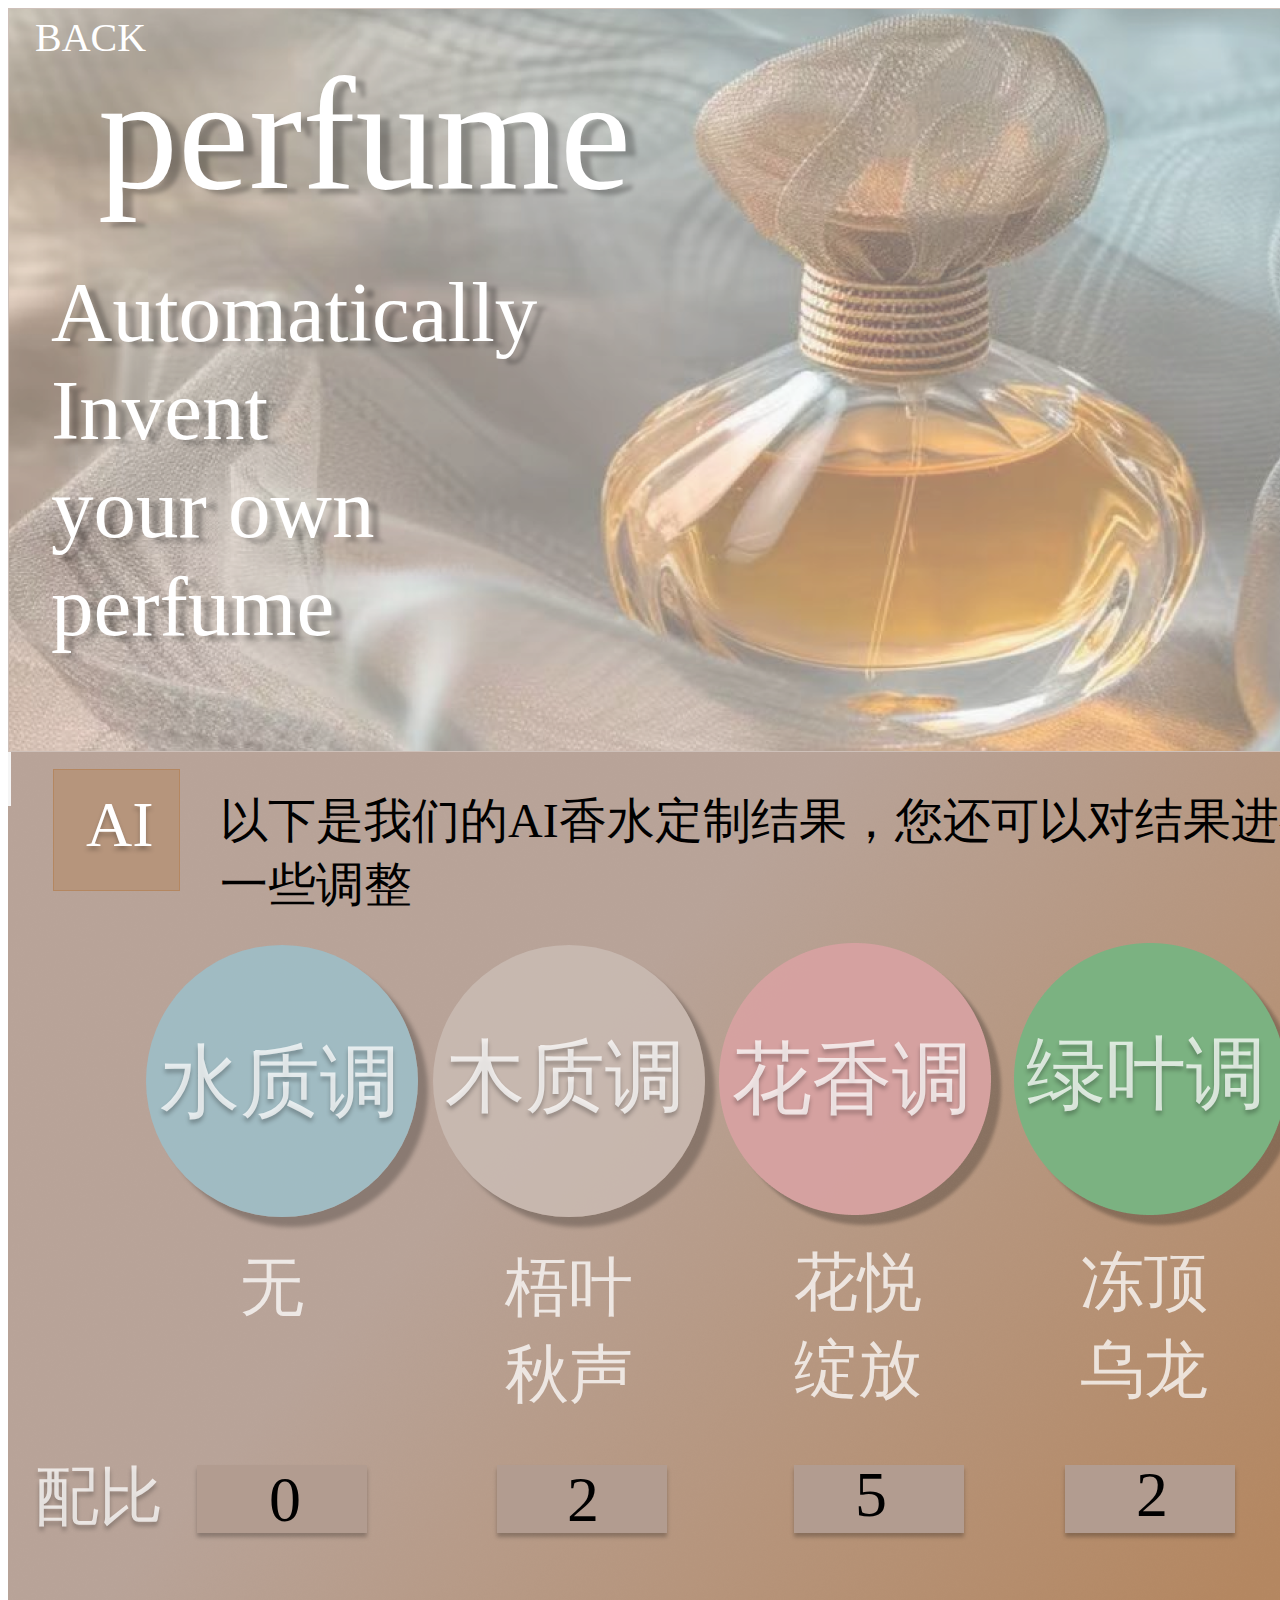
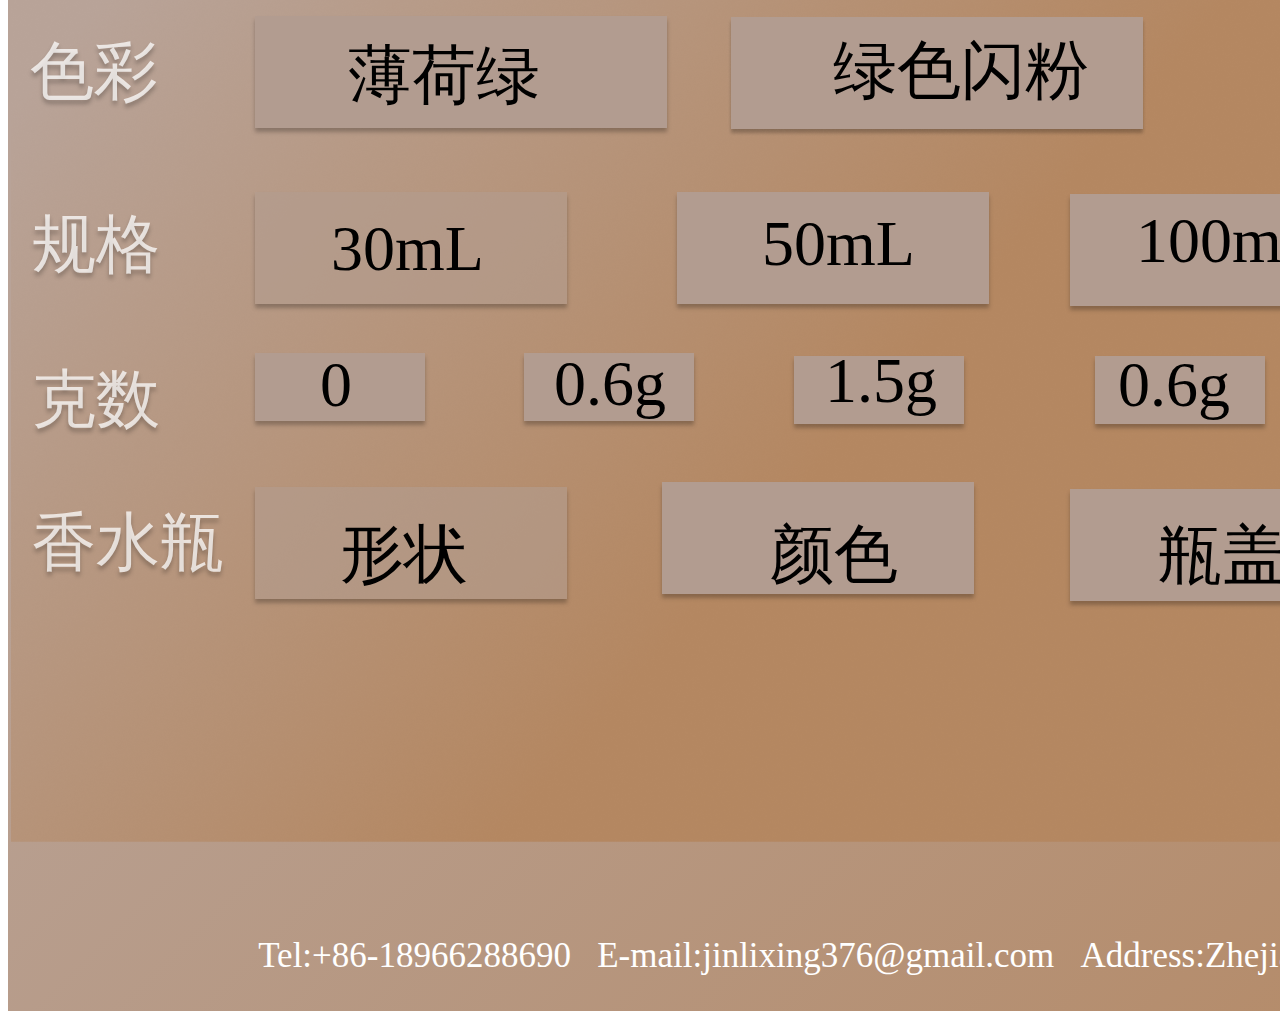
<file: female/index.html>
<!DOCTYPE html>
<html lang="en">
  <head>
    <meta charset="UTF-8" />
    <meta name="viewport" content="width=device-width, initial-scale=1.0" />
    <title>Document</title>
    <script src="./flexible.js"></script>
    <link rel="stylesheet" type="text/css" href="./common.css" />
    <link rel="stylesheet" type="text/css" href="./index.css" />
  </head>
  <body>
    <div class="page flex-col justify-between">
      <div class="text-wrapper_1 flex-col">
        <span class="text_1">perfume</span>
      </div>
      <div class="box_1 flex-col">
        <div class="section_1 flex-row justify-between">
          <div class="section_2 flex-col"></div>
          <div class="section_3 flex-col"></div>
          <div class="section_4 flex-col"></div>
        </div>
        <span class="text_2">
          Tel:+86-18966288690&nbsp;&nbsp;&nbsp;E-mail:jinlixing376&#64;gmail.com&nbsp;&nbsp;&nbsp;Address:Zhejiang&nbsp;University
        </span>
      </div>
      <div class="box_2 flex-col">
        <div class="text-wrapper_2 flex-row">
          <span onclick="window.location.href='https://sherry805139.github.io/E-Scentopia/page1/';" class="text_3">BACK</span>
        </div>
        <div class="text-wrapper_3 flex-row">
          <span class="paragraph_1">
            Automatically
            <br />
            Invent
            <br />
            your&nbsp;own&nbsp;
            perfume
          </span>
        </div>
        <div class="box_3 flex-row">
          <div class="text-wrapper_4 flex-col">
            <span class="text_4">AI</span>
          </div>
        </div>
        <div class="box_4 flex-row">
          <div class="text-wrapper_5 flex-col">
            <span class="text_5">水质调</span>
          </div>
          <div class="text-wrapper_6 flex-col">
            <span class="text_6">木质调</span>
          </div>
          <span class="text_7">花香调</span>
          <span class="text_8">绿叶调</span>
        </div>
        <div class="text-wrapper_7 flex-row">
          <span class="text_9">无</span>
          <span class="paragraph_2">
            梧叶
            <br />
            秋声
          </span>
          <span class="paragraph_3">
            花悦
            <br />
            绽放
          </span>
          <span class="paragraph_4">
            冻顶
            <br />
            乌龙
          </span>
        </div>
        <div class="box_5 flex-row">
          <span class="text_10">配比</span>
          <div class="box_6 flex-col"></div>
          <span class="text_11">0</span>
          <div class="box_7 flex-col justify-between">
            <div class="block_1 flex-col"></div>
            <span class="text_12">2</span>
          </div>
          <div class="text-wrapper_8 flex-col">
            <span class="text_13">5</span>
          </div>
          <div class="box_8 flex-col"></div>
        </div>
        <div class="box_9 flex-row">
          <span class="text_14">色彩</span>
          <div class="text-wrapper_9 flex-col">
            <span class="text_15">薄荷绿</span>
          </div>
          <span class="text_16">绿色闪粉</span>
        </div>
        <div class="box_10 flex-row">
          <span class="text_17">规格</span>
          <div class="text-wrapper_10 flex-col">
            <span class="text_18">30mL</span>
          </div>
          <div class="box_11 flex-col"></div>
          <span class="text_19">50mL</span>
          <div class="box_12 flex-col"></div>
          <span class="text_20">100mL</span>
        </div>
        <div class="box_13 flex-row">
          <span class="text_21">克数</span>
          <div class="group_1 flex-col"></div>
          <span class="text_22">0</span>
          <div class="group_2 flex-col"></div>
          <span class="text_23">0.6g</span>
          <div class="text-wrapper_11 flex-col">
            <span class="text_24">1.5g</span>
          </div>
          <div class="text-wrapper_12 flex-col">
            <span class="text_25">0.6g</span>
          </div>
        </div>
        <div class="box_14 flex-row">
          <span class="text_26">香水瓶</span>
          <div class="text-wrapper_13 flex-col">
            <span class="text_27">形状</span>
          </div>
          <div class="block_2 flex-col"></div>
          <span class="text_28">颜色</span>
          <div class="block_3 flex-col"></div>
          <span class="text_29">瓶盖</span>
        </div>
        <div class="text-wrapper_14 flex-row">
          <span class="text_30">2</span>
        </div>
        <span class="text_31">
          以下是我们的AI香水定制结果，您还可以对结果进行一些调整
        </span>
      </div>
    </div>
  </body>
</html>
</file>
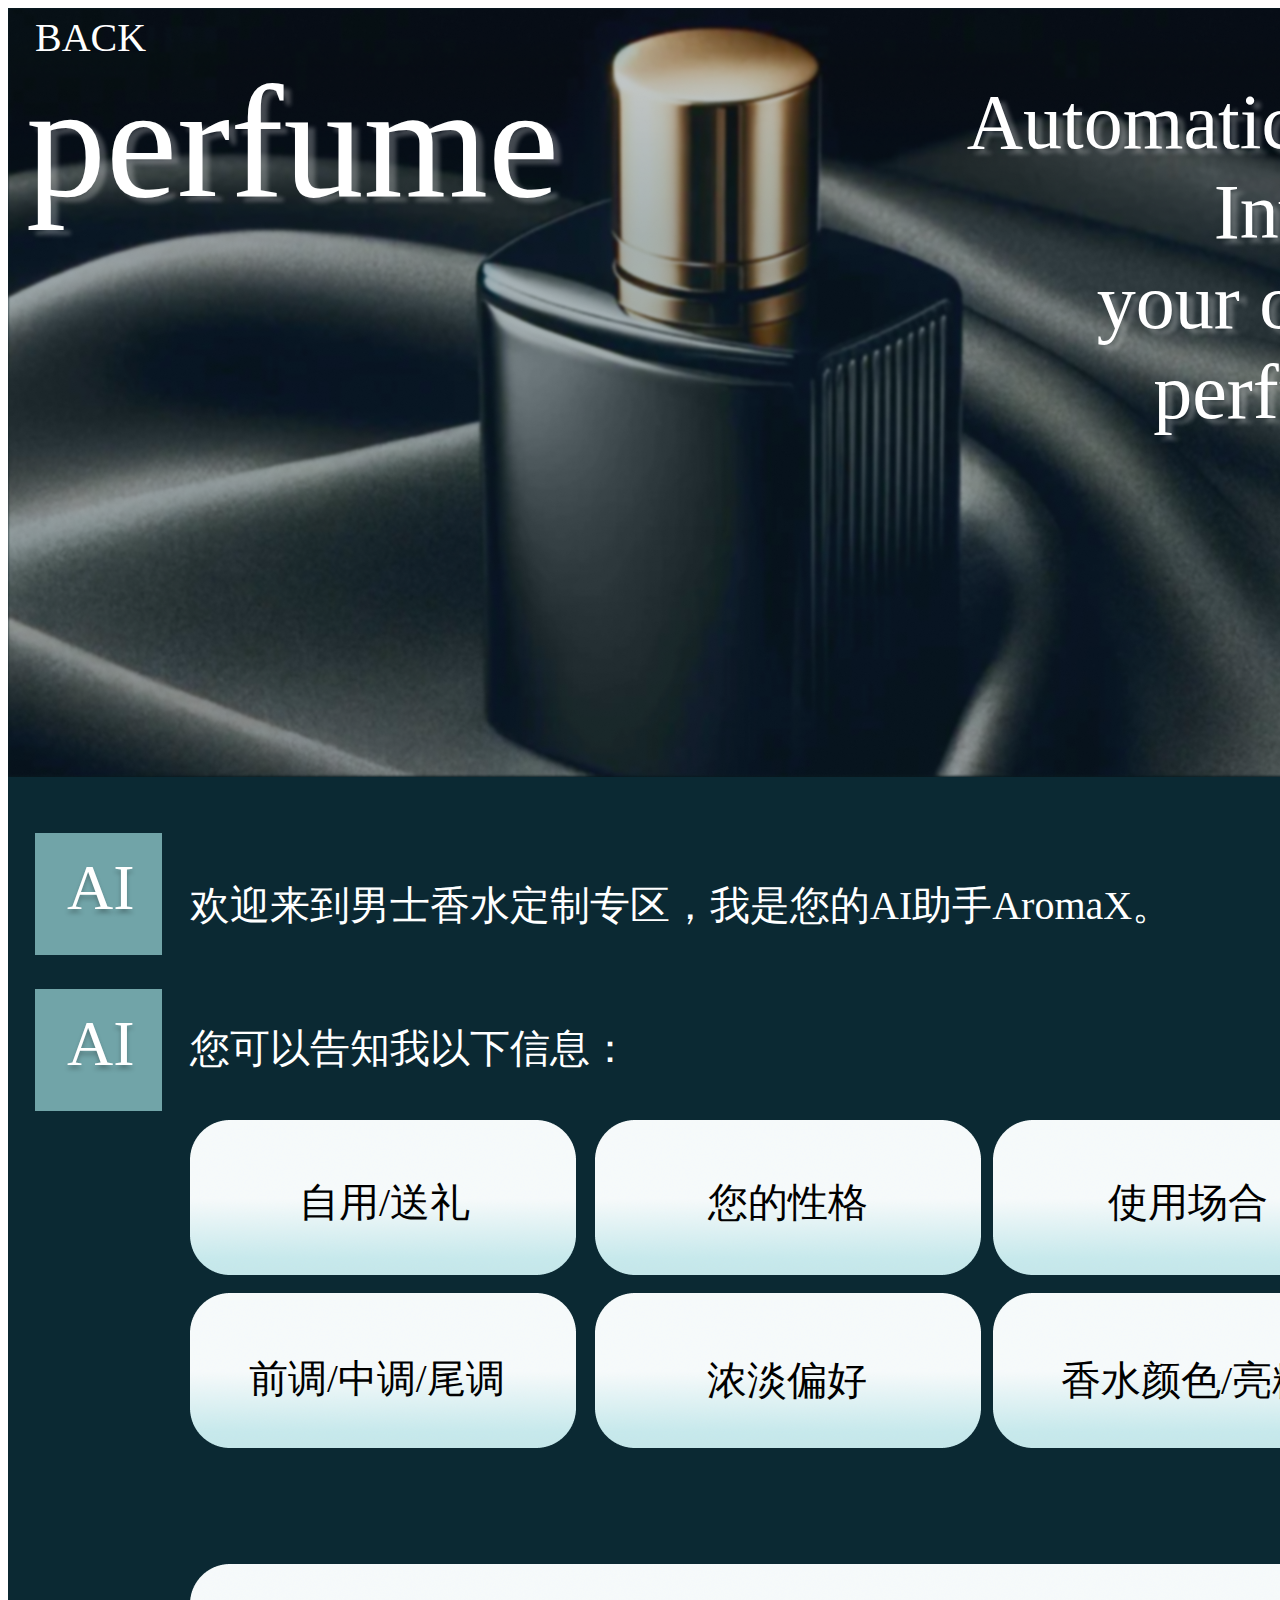
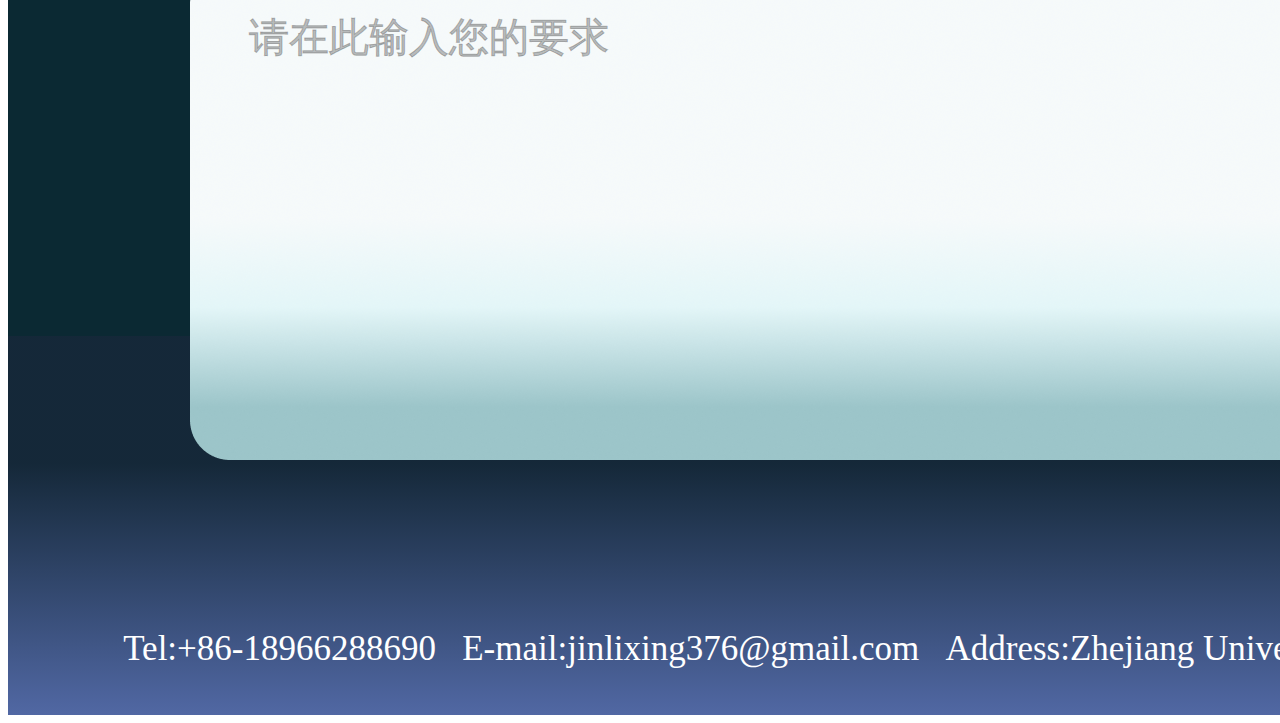
<file: male/index.html>
<!DOCTYPE html>
<html lang="en">
  <head>
    <meta charset="UTF-8" />
    <meta name="viewport" content="width=device-width, initial-scale=1.0" />
    <title>Document</title>
    <script src="./flexible.js"></script>
    <link rel="stylesheet" type="text/css" href="./common.css" />
    <link rel="stylesheet" type="text/css" href="./index.css" />
  </head>
  <body>
    <div class="page flex-col">
      <div class="box_1 flex-row">
        <span onclick="window.location.href='https://sherry805139.github.io/E-Scentopia/page1/';" class="text_20">BACK</span>
        <span class="text-wrapper_2">
          Automatically
          <br />
          Invent
          <br />
          your&nbsp;own&nbsp;
          perfume
        </span>
        <span class="text_1">perfume</span>
      </div>
      <div class="box_3 flex-col">
        <div class="group_3 flex-row justify-between">
          <div class="box_4 flex-col justify-between">
            <div class="text-wrapper_3 flex-col">
              <span class="text_8">AI</span>
            </div>
            <div class="text-wrapper_4 flex-col">
              <span class="text_9">AI</span>
            </div>
          </div>
          <div class="text-group_3 flex-col justify-between">
            <span class="text_10">
              欢迎来到男士香水定制专区，我是您的AI助手AromaX。
            </span>
            <span class="text_11">您可以告知我以下信息：</span>
          </div>
        </div>
        <div class="group_4 flex-row">
          <div class="grid_2 flex-row">
            <div class="text-wrapper_5 flex-col">
              <span class="text_12">自用/送礼</span>
            </div>
            <div class="text-wrapper_6 flex-col">
              <span class="text_13">您的性格</span>
            </div>
            <div class="text-wrapper_7 flex-col">
              <span class="text_14">使用场合</span>
            </div>
            <div class="text-wrapper_8 flex-col">
              <span class="text_15">前调/中调/尾调</span>
            </div>
            <div class="text-wrapper_9 flex-col">
              <span class="text_16">浓淡偏好</span>
            </div>
            <div class="text-wrapper_10 flex-col">
              <span class="text_17">香水颜色/亮粉</span>
            </div>
          </div>
        </div>
        <div class="block_3 flex-col">
          <span class="text_18">
            Tel:+86-18966288690&nbsp;&nbsp;&nbsp;E-mail:jinlixing376&#64;gmail.com&nbsp;&nbsp;&nbsp;Address:Zhejiang&nbsp;University
          </span>
          <div class="text-wrapper_11 flex-col">
            <span class="text_19">请在此输入您的要求</span>
          </div>
        </div>
      </div>
    </div>
  </body>
</html>
</file>
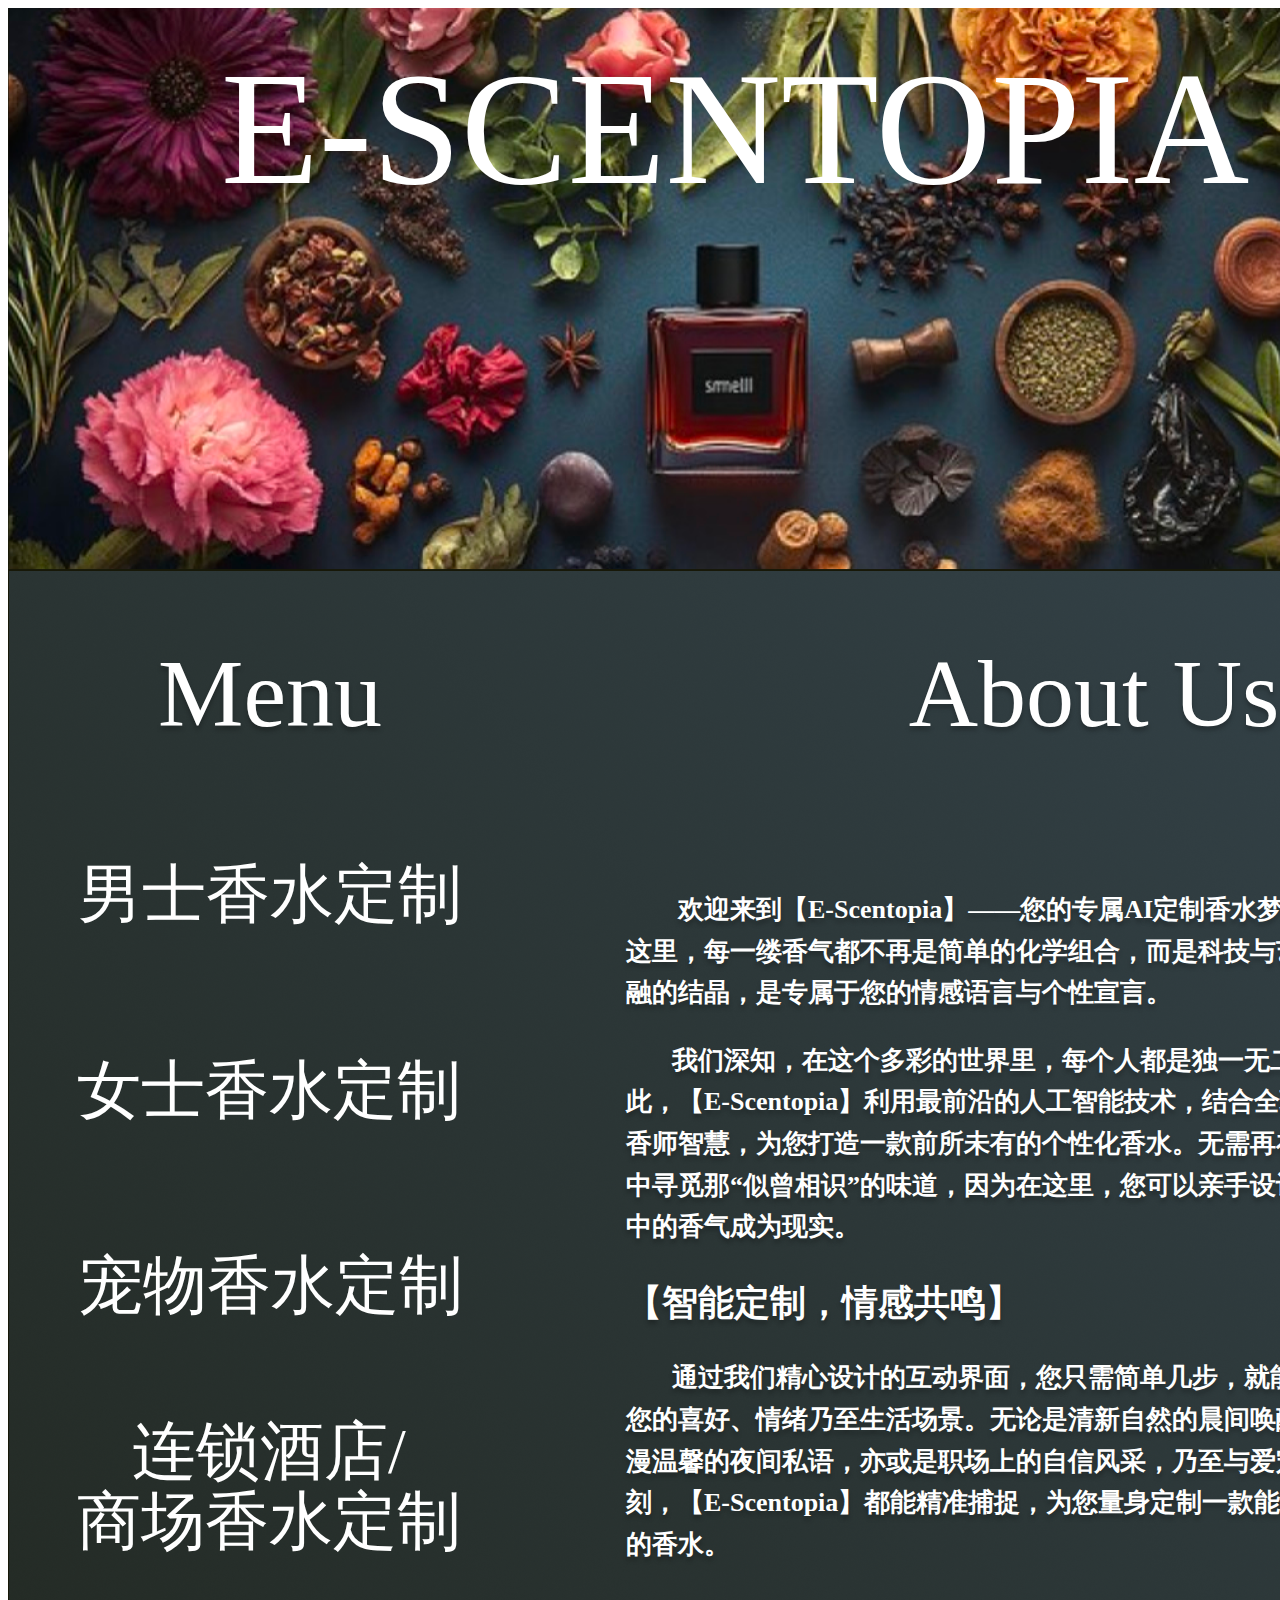
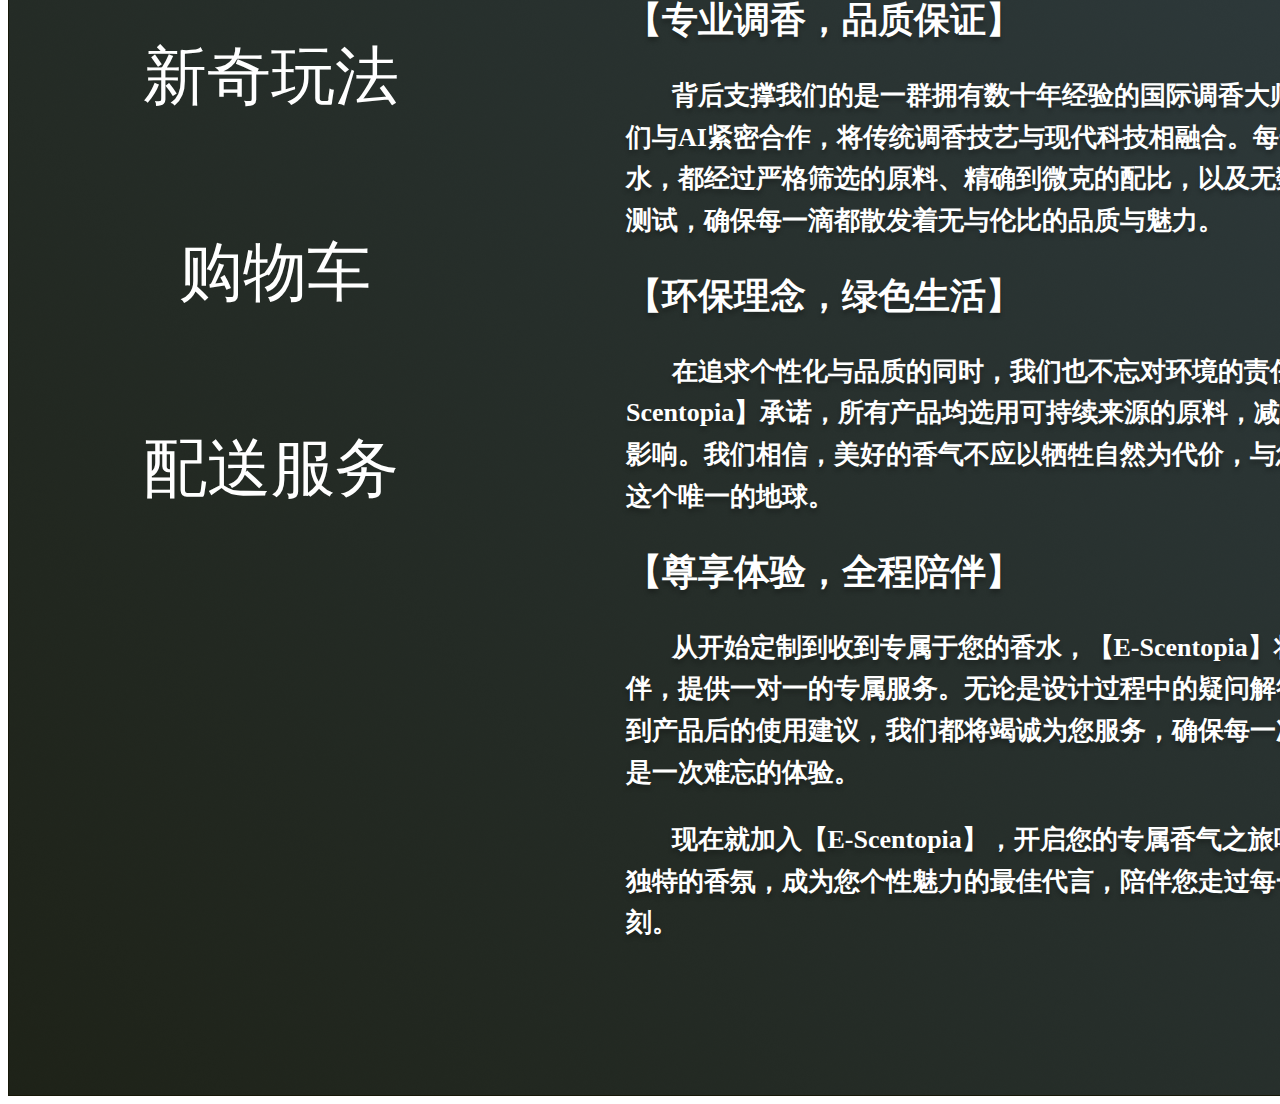
<file: page1/index.html>
<!DOCTYPE html>
<html lang="en">
  <head>
    <meta charset="UTF-8" />
    <meta name="viewport" content="width=device-width, initial-scale=1.0" />
    <title>Document</title>
    <script src="./flexible.js"></script>
    <link rel="stylesheet" type="text/css" href="./common.css" />
    <link rel="stylesheet" type="text/css" href="./index.css" />
  </head>
  <body>
    <div class="page flex-col justify-end">
      <div class="image_1 flex-col">
        <span class="text_11">E-SCENTOPIA</span>
      </div>
      <div class="block_1 flex-col">
        <div class="text-wrapper_2 flex-row justify-between">
          <span class="text_1">Menu</span>
          <span class="text_1" style="padding-left: 0px;">About&nbsp;Us</span>
        </div>
        <div class="group_1 flex-row justify-between">
          <div class="text-wrapper_3 flex-col">
            <span onclick="window.location.href='https://sherry805139.github.io/E-Scentopia/male/';" class="text_3">男士香水定制</span>
            <span onclick="window.location.href='https://sherry805139.github.io/E-Scentopia/female/';" class="text_4">女士香水定制</span>
            <span onclick="window.location.href='https://sherry805139.github.io/E-Scentopia/pet/';" class="text_5">宠物香水定制</span>
            <span onclick="window.location.href='https://sherry805139.github.io/E-Scentopia/hotel/';" class="text_6">连锁酒店/<br />
              商场香水定制</span>
            <span onclick="window.location.href='https://sherry805139.github.io/E-Scentopia/fun/';" class="text_7">新奇玩法</span>
            <span onclick="window.location.href='https://sherry805139.github.io/E-Scentopia/cart/';" class="text_8">购物车</span>
            <span class="text_9">配送服务</span>
          </div>
          <span class="paragraph_1">
            <p>
              &nbsp;&nbsp;&nbsp;&nbsp;&nbsp;&nbsp;&nbsp;&nbsp;欢迎来到<b>【E-Scentopia】</b>——您的专属AI定制香水梦幻工坊！在这里，每一缕香气都不再是简单的化学组合，而是科技与艺术完美交融的结晶，是专属于您的情感语言与个性宣言。
            </p>
            <p>
              &nbsp;&nbsp;&nbsp;&nbsp;&nbsp;&nbsp;&nbsp;我们深知，在这个多彩的世界里，每个人都是独一无二的。因此，<b>【E-Scentopia】</b>利用最前沿的人工智能技术，结合全球顶尖的调香师智慧，为您打造一款前所未有的个性化香水。无需再在众多成品中寻觅那“似曾相识”的味道，因为在这里，您可以亲手设计，让梦想中的香气成为现实。
            </p>
            <p>
              <b><span style="font-size: 36px;font-family: sans-serif;">【智能定制，情感共鸣】</span></b>
            </p>
            <p>
              &nbsp;&nbsp;&nbsp;&nbsp;&nbsp;&nbsp;&nbsp;通过我们精心设计的互动界面，您只需简单几步，就能让AI理解您的喜好、情绪乃至生活场景。无论是清新自然的晨间唤醒，还是浪漫温馨的夜间私语，亦或是职场上的自信风采，乃至与爱宠的温馨时刻，<b>【E-Scentopia】</b>都能精准捕捉，为您量身定制一款能够触动心灵的香水。
            </p>
            <p>
              <b><span style="font-size: 36px;font-family: sans-serif;">【专业调香，品质保证】</span></b>
            </p>
            <p>
              &nbsp;&nbsp;&nbsp;&nbsp;&nbsp;&nbsp;&nbsp;背后支撑我们的是一群拥有数十年经验的国际调香大师团队，他们与AI紧密合作，将传统调香技艺与现代科技相融合。每一款定制香水，都经过严格筛选的原料、精确到微克的配比，以及无数次的感官测试，确保每一滴都散发着无与伦比的品质与魅力。
            </p>
            <p>
              <b><span style="font-size: 36px;font-family: sans-serif;">【环保理念，绿色生活】</span></b>
            </p>
            <p>
              &nbsp;&nbsp;&nbsp;&nbsp;&nbsp;&nbsp;&nbsp;在追求个性化与品质的同时，我们也不忘对环境的责任。<b>【E-Scentopia】</b>承诺，所有产品均选用可持续来源的原料，减少对环境的影响。我们相信，美好的香气不应以牺牲自然为代价，与您一同守护这个唯一的地球。
            </p>
            <p>
              <b><span style="font-size: 36px;font-family: sans-serif;">【尊享体验，全程陪伴】</span></b>
            </p>
            <p>
              &nbsp;&nbsp;&nbsp;&nbsp;&nbsp;&nbsp;&nbsp;从开始定制到收到专属于您的香水，<b>【E-Scentopia】</b>将全程陪伴，提供一对一的专属服务。无论是设计过程中的疑问解答，还是收到产品后的使用建议，我们都将竭诚为您服务，确保每一次的香遇都是一次难忘的体验。
            </p>
            <p>
              &nbsp;&nbsp;&nbsp;&nbsp;&nbsp;&nbsp;&nbsp;现在就加入<b>【E-Scentopia】</b>，开启您的专属香气之旅吧！让这抹独特的香氛，成为您个性魅力的最佳代言，陪伴您走过每一个重要时刻。
            </p>
          </span>
        </div>
      </div>
    </div>
  </body>
</html>
</file>
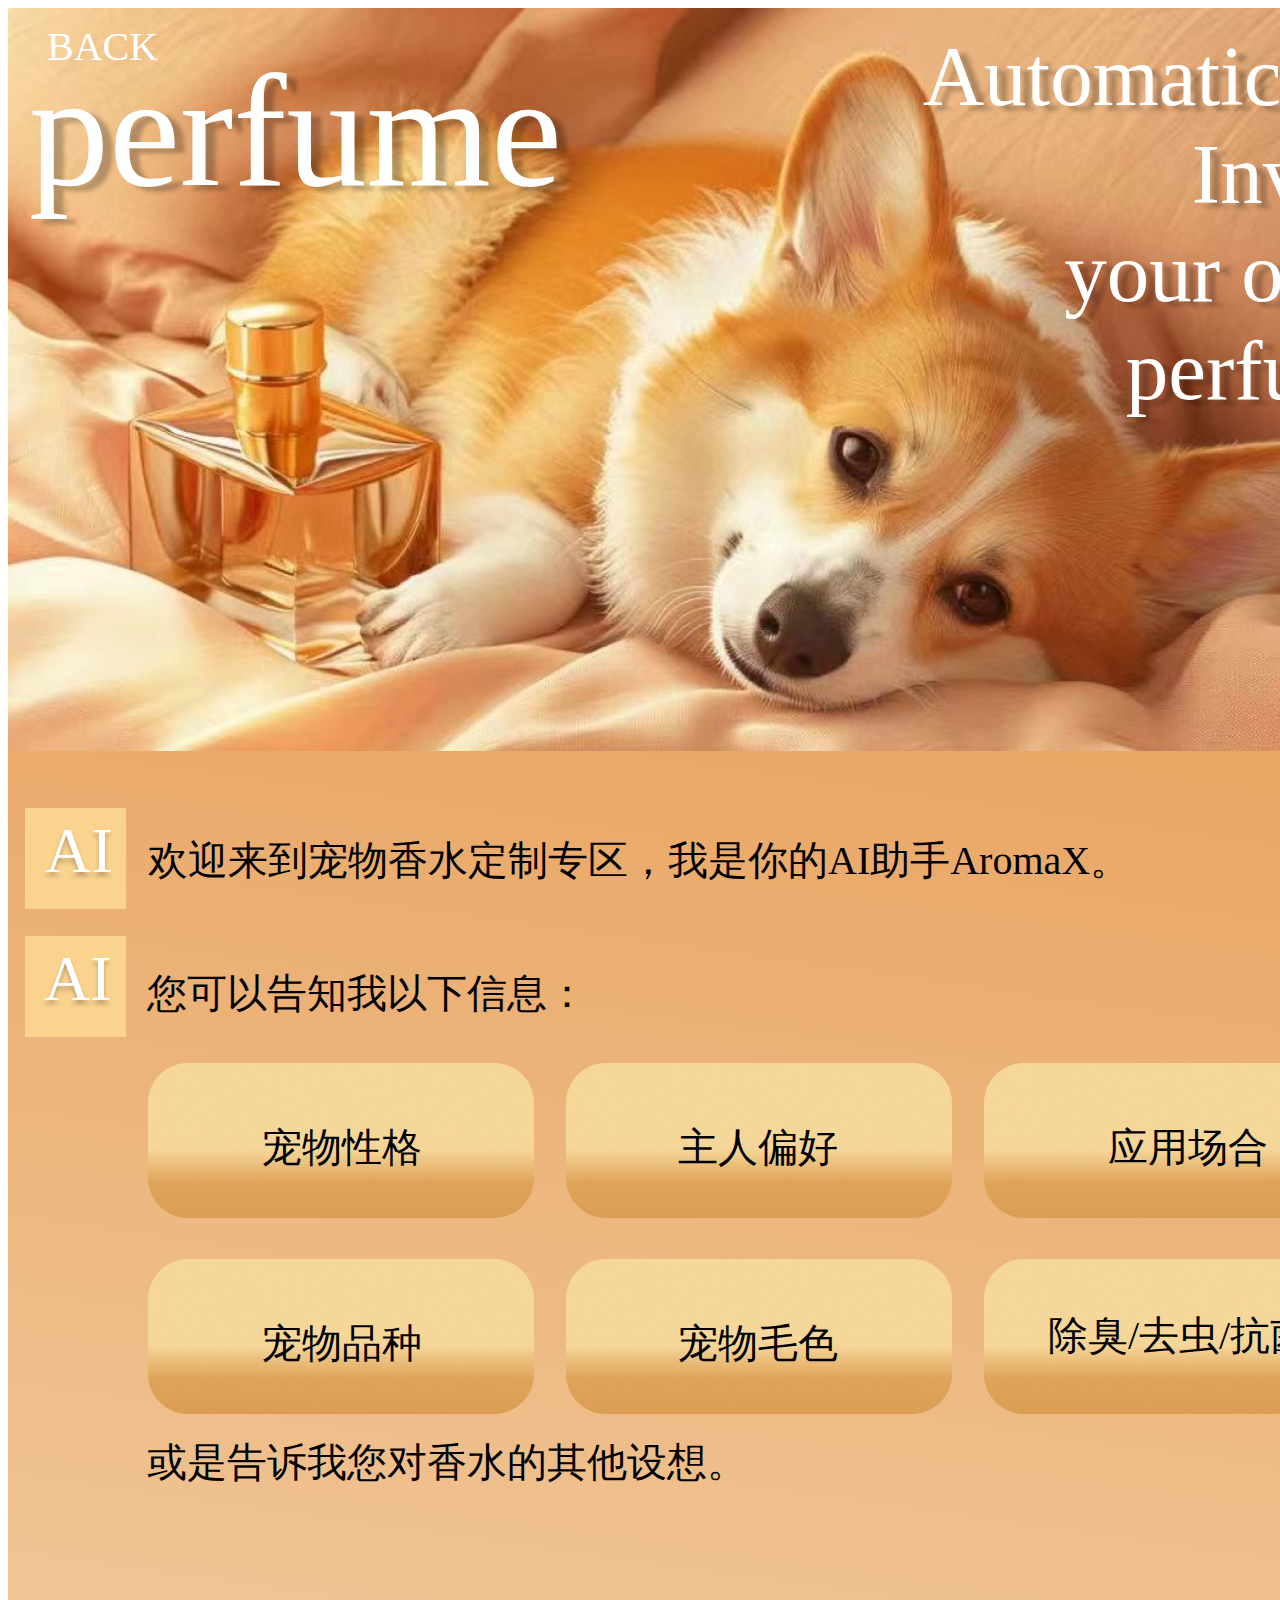
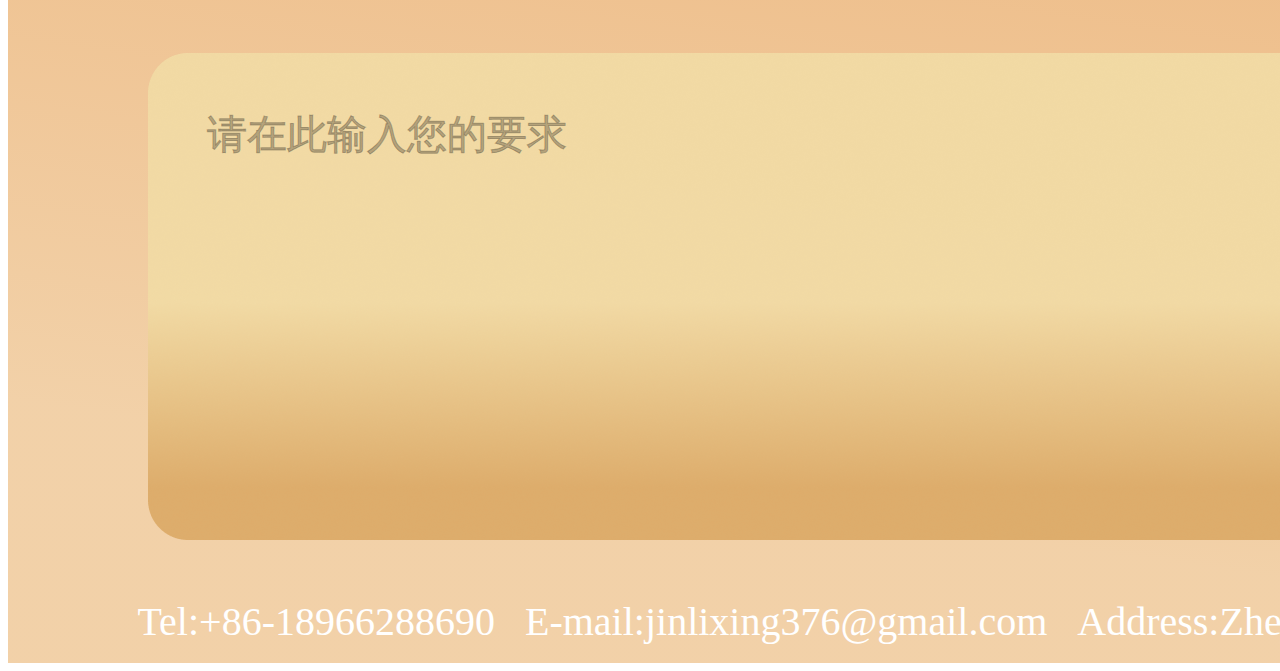
<file: pet/index.html>
<!DOCTYPE html>
<html lang="en">
  <head>
    <meta charset="UTF-8" />
    <meta name="viewport" content="width=device-width, initial-scale=1.0" />
    <title>Document</title>
    <script src="./flexible.js"></script>
    <link rel="stylesheet" type="text/css" href="./common.css" />
    <link rel="stylesheet" type="text/css" href="./index.css" />
  </head>
  <body>
    <div class="page flex-col justify-between">
      <div class="box_1 flex-row">
        <div class="text-wrapper_1 flex-col">
          <span class="text_1">perfume</span>
          <span onclick="window.location.href='https://sherry805139.github.io/E-Scentopia/page1/';" class="text_2">BACK</span>
        </div>
        <span class="paragraph_1">
          Automatically
          <br />
          Invent
          <br />
          your&nbsp;own&nbsp;
          perfume
        </span>
      </div>
      <div class="box_2 flex-col">
        <div class="box_3 flex-row justify-between">
          <div class="text-wrapper_2 flex-col">
            <span class="text_3">AI</span>
          </div>
          <span class="text_4">
            欢迎来到宠物香水定制专区，我是你的AI助手AromaX。
          </span>
        </div>
        <div class="box_4 flex-row justify-between">
          <div class="text-wrapper_3 flex-col">
            <span class="text_5">AI</span>
          </div>
          <span class="text_6">您可以告知我以下信息：</span>
        </div>
        <div class="grid_1 flex-row">
          <div class="text-wrapper_4 flex-col">
            <span class="text_7">宠物性格</span>
          </div>
          <div class="text-wrapper_5 flex-col">
            <span class="text_8">主人偏好</span>
          </div>
          <div class="text-wrapper_6 flex-col">
            <span class="text_9">应用场合</span>
          </div>
          <div class="text-wrapper_7 flex-col">
            <span class="text_10">宠物品种</span>
          </div>
          <div class="text-wrapper_8 flex-col">
            <span class="text_11">宠物毛色</span>
          </div>
          <div class="text-wrapper_9 flex-col">
            <span class="text_12">除臭/去虫/抗菌</span>
          </div>
        </div>
        <span class="text_13">或是告诉我您对香水的其他设想。</span>
        <div class="text-wrapper_10 flex-col">
          <span class="text_14">请在此输入您的要求</span>
        </div>
        <span class="text_15">
          Tel:+86-18966288690&nbsp;&nbsp;&nbsp;E-mail:jinlixing376&#64;gmail.com&nbsp;&nbsp;&nbsp;Address:Zhejiang&nbsp;University
        </span>
      </div>
    </div>
  </body>
</html>
</file>
<file: female/common.css>
body * {
  box-sizing: border-box;
  flex-shrink: 0;
}
body {
  font-family: PingFangSC-Regular, Roboto, Helvetica Neue, Helvetica, Tahoma,
    Arial, PingFang SC-Light, Microsoft YaHei;
}
input {
  background-color: transparent;
  border: 0;
}
button {
  margin: 0;
  padding: 0;
  border: 1px solid transparent;
  outline: none;
  background-color: transparent;
}

button:active {
  opacity: 0.6;
}
.flex-col {
  display: flex;
  flex-direction: column;
}
.flex-row {
  display: flex;
  flex-direction: row;
}
.justify-start {
  display: flex;
  justify-content: flex-start;
}
.justify-center {
  display: flex;
  justify-content: center;
}

.justify-end {
  display: flex;
  justify-content: flex-end;
}
.justify-evenly {
  display: flex;
  justify-content: space-evenly;
}
.justify-around {
  display: flex;
  justify-content: space-around;
}
.justify-between {
  display: flex;
  justify-content: space-between;
}
.align-start {
  display: flex;
  align-items: flex-start;
}
.align-center {
  display: flex;
  align-items: center;
}
.align-end {
  display: flex;
  align-items: flex-end;
}
</file>
<file: female/index.css>
.page {
  background-color: rgba(245, 245, 245, 1);
  position: relative;
  width: 1440px;
  height: 2603px;
  overflow: hidden;
}

.text-wrapper_1 {
  height: 744px;
  background: url(./img/FigmaDDSSlicePNGd282aedba25b67595ab6a6778b9e8c32.png)
    100% no-repeat;
  background-size: 100% 100%;
  width: 1614px;
}

.text_1 {
  text-shadow: 10px 5px 4px rgba(0, 0, 0, 0.25);
  width: 562px;
  height: 177px;
  overflow-wrap: break-word;
  color: rgba(255, 255, 255, 1);
  font-size: 160px;
  font-family: Italiana-Regular;
  font-weight: NaN;
  text-align: left;
  white-space: nowrap;
  line-height: 160px;
  margin: 46px 0 0 90px;
}

.box_1 {
  background-image: linear-gradient(
    135deg,
    rgba(184, 163, 152, 1) 35.23939%,
    rgba(180, 135, 97, 1) 99.726194%
  );
  width: 1728px;
  height: 1805px;
  margin-top: 54px;
}

.section_1 {
  width: 1053px;
  height: 287px;
  margin: 130px 0 0 485px;
}

.section_2 {
  background-color: rgba(169, 234, 255, 0.7);
  border-radius: 50%;
  width: 295px;
  height: 287px;
}

.section_3 {
  background-color: rgba(255, 188, 188, 0.73);
  border-radius: 50%;
  width: 295px;
  height: 287px;
  margin-left: 84px;
}

.section_4 {
  background-color: rgba(180, 255, 187, 0.71);
  border-radius: 50%;
  width: 295px;
  height: 287px;
  margin-left: 84px;
}

.text_2 {
  width: 1680px;
  height: 53px;
  overflow-wrap: break-word;
  color: rgba(255, 255, 255, 1);
  font-size: 35px;
  font-family: Italiana-Regular;
  font-weight: NaN;
  text-align: center;
  white-space: nowrap;
  line-height: 40px;
  margin: 1313px 0 22px 24px;
}

.box_2 {
  height: 1690px;
  background: url(./img/FigmaDDSSlicePNGef3ed4565497c43441ab3d05dbeb6d82.png)
    100% no-repeat;
  background-size: 100% 100%;
  width: 1455px;
  position: absolute;
  left: 3px;
  top: 744px;
}

.text-wrapper_2 {
  width: 508px;
  height: 73px;
  margin: -734px 0 0 24px;
}

.text_3 {
  width: 508px;
  height: 73px;
  overflow-wrap: break-word;
  color: rgba(255, 255, 255, 1);
  font-size: 40px;
  font-family: STSong;
  font-weight: NaN;
  text-align: left;
  white-space: nowrap;
  line-height: 40px;
}

.text_3 {
  position: relative;
  cursor: pointer;
  /* 显示手型光标 */
}

.text_3::after {
  content: '';
  position: absolute;
  left: 0;
  bottom: 19px;
  /* 调整横线的位置 */
  width: 113px;
  height: 3.5px;
  /* 横线的粗细 */
  background-color: rgba(255, 255, 255, 1);
  /* 横线的颜色 */
  transform: scaleX(0);
  /* 初始状态，横线不显示 */
  transform-origin: left;
  /* 横线从左向右展开 */
  transition: transform 0.3s ease;
  /* 过渡效果 */
}

.text_3:hover::after {
  transform: scaleX(1);
  /* 鼠标悬浮时，横线完全显示 */
}

.text-wrapper_3 {
  width: 578px;
  height: 421px;
  margin: 172px 0 0 40px;
}

.paragraph_1 {
  text-shadow: 10px 5px 4px rgba(0, 0, 0, 0.25);
  width: 578px;
  height: 421px;
  overflow-wrap: break-word;
  color: rgba(255, 255, 255, 1);
  font-size: 85px;
  font-family: Italiana-Regular;
  font-weight: NaN;
  text-align: left;
}

.box_3 {
  width: 127px;
  height: 122px;
  margin: 85px 0 0 42px;
}

.text-wrapper_4 {
  background-color: rgba(182, 149, 124, 1);
  height: 122px;
  border: 1px solid rgba(180, 135, 97, 1);
  width: 127px;
}

.text_4 {
  text-shadow: 0px 4px 4px rgba(0, 0, 0, 0.25);
  width: 61px;
  height: 75px;
  overflow-wrap: break-word;
  color: rgba(255, 255, 255, 1);
  font-size: 64px;
  font-family: Italiana-Regular;
  font-weight: NaN;
  text-align: left;
  white-space: nowrap;
  line-height: 64px;
  margin: 23px 0 0 32px;
}

.box_4 {
  width: 1206px;
  height: 272px;
  margin: 54px 0 0 135px;
}

.text-wrapper_5 {
  box-shadow: 10px 10px 4px 0px rgba(0, 0, 0, 0.25);
  background-color: rgba(154, 193, 205, 0.8);
  border-radius: 50%;
  height: 272px;
  width: 272px;
}

.text_5 {
  text-shadow: 0px 4px 4px rgba(0, 0, 0, 0.25);
  width: 289px;
  height: 104px;
  overflow-wrap: break-word;
  color: rgba(255, 255, 255, 0.75);
  font-size: 80px;
  font-family: SimSun;
  font-weight: NaN;
  text-align: left;
  white-space: nowrap;
  line-height: 80px;
  margin: 97px 0 0 14px;
}

.text-wrapper_6 {
  box-shadow: 10px 10px 4px 0px rgba(0, 0, 0, 0.25);
  background-color: rgba(205, 193, 185, 0.7);
  border-radius: 50%;
  height: 272px;
  margin-left: 15px;
  width: 272px;
}

.text_6 {
  text-shadow: 0px 4px 4px rgba(0, 0, 0, 0.25);
  width: 260px;
  height: 89px;
  overflow-wrap: break-word;
  color: rgba(255, 255, 255, 0.75);
  font-size: 80px;
  font-family: SimSun;
  font-weight: NaN;
  text-align: left;
  white-space: nowrap;
  line-height: 80px;
  margin: 92px 0 0 12px;
}

.text_7 {
  text-shadow: 0px 4px 4px rgba(0, 0, 0, 0.25);
  width: 324px;
  height: 105px;
  overflow-wrap: break-word;
  color: rgba(255, 255, 255, 0.75);
  font-size: 80px;
  font-family: SimSun;
  font-weight: NaN;
  text-align: left;
  white-space: nowrap;
  line-height: 80px;
  margin: 94px 0 0 27px;
}

.text_8 {
  text-shadow: 0px 4px 4px rgba(0, 0, 0, 0.25);
  width: 326px;
  height: 87px;
  overflow-wrap: break-word;
  color: rgba(255, 255, 255, 0.75);
  font-size: 80px;
  font-family: SimSun;
  font-weight: NaN;
  text-align: left;
  white-space: nowrap;
  line-height: 80px;
  margin: 89px 0 0 -30px;
}

.text-wrapper_7 {
  width: 1039px;
  height: 176px;
  margin: 22px 0 0 229px;
}

.text_9 {
  width: 214px;
  height: 160px;
  overflow-wrap: break-word;
  color: rgba(255, 255, 255, 0.75);
  font-size: 64px;
  font-family: STSong;
  font-weight: NaN;
  text-align: left;
  margin-top: 5px;
}

.paragraph_2 {
  width: 233px;
  height: 171px;
  overflow-wrap: break-word;
  color: rgba(255, 255, 255, 0.75);
  font-size: 64px;
  font-family: STSong;
  font-weight: NaN;
  text-align: left;
  margin: 5px 0 0 51px;
}

.paragraph_3 {
  width: 170px;
  height: 129px;
  overflow-wrap: break-word;
  color: rgba(255, 255, 255, 0.75);
  font-size: 64px;
  font-family: STSong;
  font-weight: NaN;
  text-align: left;
  margin-left: 56px;
}

.paragraph_4 {
  width: 199px;
  height: 145px;
  overflow-wrap: break-word;
  color: rgba(255, 255, 255, 0.75);
  font-size: 64px;
  font-family: STSong;
  font-weight: NaN;
  text-align: left;
  margin-left: 116px;
}

.box_5 {
  width: 1200px;
  height: 90px;
  margin: 50px 0 0 24px;
}

.text_10 {
  text-shadow: 0px 4px 4px rgba(0, 0, 0, 0.25);
  width: 152px;
  height: 90px;
  overflow-wrap: break-word;
  color: rgba(255, 255, 255, 0.75);
  font-size: 64px;
  font-family: Italiana-Regular;
  font-weight: NaN;
  text-align: left;
  white-space: nowrap;
  line-height: 64px;
}

.box_6 {
  box-shadow: 0px 4px 4px 0px rgba(0, 0, 0, 0.25);
  background-color: rgba(178, 156, 144, 1);
  width: 170px;
  height: 68px;
  margin-left: 10px;
}

.text_11 {
  width: 143px;
  height: 54px;
  overflow-wrap: break-word;
  color: rgba(0, 0, 0, 1);
  font-size: 64px;
  font-family: Abhaya Libre ExtraBold-Regular;
  font-weight: NaN;
  text-align: left;
  white-space: nowrap;
  line-height: 64px;
  margin: 3px 0 0 -98px;
}

.box_7 {
  width: 180px;
  height: 90px;
  margin-left: 85px;
}

.block_1 {
  box-shadow: 0px 4px 4px 0px rgba(0, 0, 0, 0.25);
  background-color: rgba(178, 156, 144, 1);
  width: 170px;
  height: 68px;
}

.text_12 {
  width: 110px;
  height: 87px;
  overflow-wrap: break-word;
  color: rgba(0, 0, 0, 1);
  font-size: 64px;
  font-family: Abhaya Libre ExtraBold-Regular;
  font-weight: NaN;
  text-align: left;
  white-space: nowrap;
  line-height: 64px;
  margin: -65px 0 0 70px;
}

.text-wrapper_8 {
  box-shadow: 0px 4px 4px 0px rgba(0, 0, 0, 0.25);
  background-color: rgba(178, 156, 144, 1);
  height: 68px;
  margin-left: 117px;
  width: 170px;
}

.text_13 {
  width: 123px;
  height: 65px;
  overflow-wrap: break-word;
  color: rgba(0, 0, 0, 1);
  font-size: 64px;
  font-family: Abhaya Libre ExtraBold-Regular;
  font-weight: NaN;
  text-align: left;
  white-space: nowrap;
  line-height: 64px;
  margin: -2px 0 0 61px;
}

.box_8 {
  box-shadow: 0px 4px 4px 0px rgba(0, 0, 0, 0.25);
  background-color: rgba(178, 156, 144, 1);
  width: 170px;
  height: 68px;
  margin-left: 101px;
}

.box_9 {
  width: 1137px;
  height: 112px;
  margin: 61px 0 0 19px;
}

.text_14 {
  text-shadow: 0px 4px 4px rgba(0, 0, 0, 0.25);
  width: 301px;
  height: 66px;
  overflow-wrap: break-word;
  color: rgba(255, 255, 255, 0.75);
  font-size: 64px;
  font-family: Italiana-Regular;
  font-weight: NaN;
  text-align: left;
  white-space: nowrap;
  line-height: 64px;
  margin-top: 24px;
}

.text-wrapper_9 {
  box-shadow: 0px 4px 4px 0px rgba(0, 0, 0, 0.25);
  background-color: rgba(178, 156, 144, 1);
  height: 112px;
  margin-left: -76px;
  width: 412px;
}

.text_15 {
  width: 265px;
  height: 65px;
  overflow-wrap: break-word;
  color: rgba(0, 0, 0, 1);
  font-size: 64px;
  font-family: STSong;
  font-weight: NaN;
  text-align: left;
  white-space: nowrap;
  line-height: 64px;
  margin: 28px 0 0 93px;
}

.text_16 {
  width: 334px;
  height: 70px;
  overflow-wrap: break-word;
  color: rgba(0, 0, 0, 1);
  font-size: 64px;
  font-family: STSong;
  font-weight: NaN;
  text-align: left;
  white-space: nowrap;
  line-height: 64px;
  margin: 23px 0 0 166px;
}

.box_10 {
  width: 1438px;
  height: 114px;
  margin: 64px 0 0 21px;
}

.text_17 {
  text-shadow: 0px 4px 4px rgba(0, 0, 0, 0.25);
  width: 301px;
  height: 66px;
  overflow-wrap: break-word;
  color: rgba(255, 255, 255, 0.75);
  font-size: 64px;
  font-family: Italiana-Regular;
  font-weight: NaN;
  text-align: left;
  white-space: nowrap;
  line-height: 64px;
  margin-top: 21px;
}

.text-wrapper_10 {
  box-shadow: 0px 4px 4px 0px rgba(0, 0, 0, 0.25);
  background-color: rgba(178, 156, 144, 0.6);
  height: 112px;
  margin-left: -78px;
  width: 312px;
}

.text_18 {
  width: 265px;
  height: 65px;
  overflow-wrap: break-word;
  color: rgba(0, 0, 0, 1);
  font-size: 64px;
  font-family: Abhaya Libre ExtraBold-Regular;
  font-weight: NaN;
  text-align: left;
  white-space: nowrap;
  line-height: 64px;
  margin: 25px 0 0 76px;
}

.box_11 {
  box-shadow: 0px 4px 4px 0px rgba(0, 0, 0, 0.25);
  background-color: rgba(178, 156, 144, 1);
  width: 312px;
  height: 112px;
  margin-left: 110px;
}

.text_19 {
  width: 334px;
  height: 70px;
  overflow-wrap: break-word;
  color: rgba(0, 0, 0, 1);
  font-size: 64px;
  font-family: Abhaya Libre ExtraBold-Regular;
  font-weight: NaN;
  text-align: left;
  white-space: nowrap;
  line-height: 64px;
  margin: 20px 0 0 -227px;
}

.box_12 {
  box-shadow: 0px 4px 4px 0px rgba(0, 0, 0, 0.25);
  background-color: rgba(178, 156, 144, 1);
  width: 312px;
  height: 112px;
  margin: 2px 0 0 -26px;
}

.text_20 {
  width: 334px;
  height: 70px;
  overflow-wrap: break-word;
  color: rgba(0, 0, 0, 1);
  font-size: 64px;
  font-family: Abhaya Libre ExtraBold-Regular;
  font-weight: NaN;
  text-align: left;
  white-space: nowrap;
  line-height: 64px;
  margin: 17px 0 0 -246px;
}

.box_13 {
  width: 1233px;
  height: 87px;
  margin: 46px 0 0 21px;
}

.text_21 {
  text-shadow: 0px 4px 4px rgba(0, 0, 0, 0.25);
  width: 301px;
  height: 66px;
  overflow-wrap: break-word;
  color: rgba(255, 255, 255, 0.75);
  font-size: 64px;
  font-family: Italiana-Regular;
  font-weight: NaN;
  text-align: left;
  white-space: nowrap;
  line-height: 64px;
  margin-top: 16px;
}

.group_1 {
  box-shadow: 0px 4px 4px 0px rgba(0, 0, 0, 0.25);
  background-color: rgba(178, 156, 144, 1);
  width: 170px;
  height: 68px;
  margin: 1px 0 0 -78px;
}

.text_22 {
  width: 143px;
  height: 54px;
  overflow-wrap: break-word;
  color: rgba(0, 0, 0, 1);
  font-size: 64px;
  font-family: Abhaya Libre ExtraBold-Regular;
  font-weight: NaN;
  text-align: left;
  white-space: nowrap;
  line-height: 64px;
  margin: 1px 0 0 -105px;
}

.group_2 {
  box-shadow: 0px 4px 4px 0px rgba(0, 0, 0, 0.25);
  background-color: rgba(178, 156, 144, 1);
  width: 170px;
  height: 68px;
  margin: 1px 0 0 61px;
}

.text_23 {
  width: 172px;
  height: 87px;
  overflow-wrap: break-word;
  color: rgba(0, 0, 0, 1);
  font-size: 64px;
  font-family: Abhaya Libre ExtraBold-Regular;
  font-weight: NaN;
  text-align: left;
  white-space: nowrap;
  line-height: 64px;
  margin-left: -140px;
}

.text-wrapper_11 {
  box-shadow: 0px 4px 4px 0px rgba(0, 0, 0, 0.25);
  background-color: rgba(178, 156, 144, 1);
  height: 68px;
  width: 170px;
  margin: 4px 0 0 68px;
}

.text_24 {
  width: 123px;
  height: 65px;
  overflow-wrap: break-word;
  color: rgba(0, 0, 0, 1);
  font-size: 64px;
  font-family: Abhaya Libre ExtraBold-Regular;
  font-weight: NaN;
  text-align: left;
  white-space: nowrap;
  line-height: 64px;
  margin: -7px 0 0 31px;
}

.text-wrapper_12 {
  box-shadow: 0px 4px 4px 0px rgba(0, 0, 0, 0.25);
  background-color: rgba(178, 156, 144, 1);
  height: 68px;
  width: 170px;
  margin: 4px 0 0 131px;
}

.text_25 {
  width: 135px;
  height: 65px;
  overflow-wrap: break-word;
  color: rgba(0, 0, 0, 1);
  font-size: 64px;
  font-family: Abhaya Libre ExtraBold-Regular;
  font-weight: NaN;
  text-align: left;
  white-space: nowrap;
  line-height: 64px;
  margin: -3px 0 0 23px;
}

.box_14 {
  width: 1460px;
  height: 119px;
  margin: 43px 0 241px 21px;
}

.text_26 {
  text-shadow: 0px 4px 4px rgba(0, 0, 0, 0.25);
  width: 301px;
  height: 66px;
  overflow-wrap: break-word;
  color: rgba(255, 255, 255, 0.75);
  font-size: 64px;
  font-family: Italiana-Regular;
  font-weight: NaN;
  text-align: left;
  white-space: nowrap;
  line-height: 64px;
  margin-top: 29px;
}

.text-wrapper_13 {
  box-shadow: 0px 4px 4px 0px rgba(0, 0, 0, 0.25);
  background-color: rgba(178, 156, 144, 0.6);
  height: 112px;
  width: 312px;
  margin: 5px 0 0 -78px;
}

.text_27 {
  width: 265px;
  height: 65px;
  overflow-wrap: break-word;
  color: rgba(0, 0, 0, 1);
  font-size: 64px;
  font-family: STSong;
  font-weight: NaN;
  text-align: left;
  white-space: nowrap;
  line-height: 64px;
  margin: 36px 0 0 85px;
}

.block_2 {
  box-shadow: 0px 4px 4px 0px rgba(0, 0, 0, 0.25);
  background-color: rgba(178, 156, 144, 1);
  width: 312px;
  height: 112px;
  margin-left: 95px;
}

.text_28 {
  width: 334px;
  height: 70px;
  overflow-wrap: break-word;
  color: rgba(0, 0, 0, 1);
  font-size: 64px;
  font-family: STSong;
  font-weight: NaN;
  text-align: left;
  white-space: nowrap;
  line-height: 64px;
  margin: 41px 0 0 -204px;
}

.block_3 {
  box-shadow: 0px 4px 4px 0px rgba(0, 0, 0, 0.25);
  background-color: rgba(178, 156, 144, 1);
  width: 312px;
  height: 112px;
  margin: 7px 0 0 -34px;
}

.text_29 {
  width: 334px;
  height: 70px;
  overflow-wrap: break-word;
  color: rgba(0, 0, 0, 1);
  font-size: 64px;
  font-family: STSong;
  font-weight: NaN;
  text-align: left;
  white-space: nowrap;
  line-height: 64px;
  margin: 42px 0 0 -224px;
}

.text-wrapper_14 {
  position: absolute;
  left: 1125px;
  top: 711px;
  width: 135px;
  height: 65px;
}

.text_30 {
  width: 135px;
  height: 65px;
  overflow-wrap: break-word;
  color: rgba(0, 0, 0, 1);
  font-size: 64px;
  font-family: Abhaya Libre ExtraBold-Regular;
  font-weight: NaN;
  text-align: left;
  white-space: nowrap;
  line-height: 64px;
}

.text_31 {
  position: absolute;
  left: 209px;
  top: 37px;
  width: 1142px;
  height: 365px;
  overflow-wrap: break-word;
  color: rgba(0, 0, 0, 1);
  font-size: 48px;
  font-family: STSong;
  font-weight: NaN;
  text-align: left;
}
</file>
<file: male/common.css>
body * {
  box-sizing: border-box;
  flex-shrink: 0;
}
body {
  font-family: PingFangSC-Regular, Roboto, Helvetica Neue, Helvetica, Tahoma,
    Arial, PingFang SC-Light, Microsoft YaHei;
}
input {
  background-color: transparent;
  border: 0;
}
button {
  margin: 0;
  padding: 0;
  border: 1px solid transparent;
  outline: none;
  background-color: transparent;
}

button:active {
  opacity: 0.6;
}
.flex-col {
  display: flex;
  flex-direction: column;
}
.flex-row {
  display: flex;
  flex-direction: row;
}
.justify-start {
  display: flex;
  justify-content: flex-start;
}
.justify-center {
  display: flex;
  justify-content: center;
}

.justify-end {
  display: flex;
  justify-content: flex-end;
}
.justify-evenly {
  display: flex;
  justify-content: space-evenly;
}
.justify-around {
  display: flex;
  justify-content: space-around;
}
.justify-between {
  display: flex;
  justify-content: space-between;
}
.align-start {
  display: flex;
  align-items: flex-start;
}
.align-center {
  display: flex;
  align-items: center;
}
.align-end {
  display: flex;
  align-items: flex-end;
}
</file>
<file: male/index.css>
.page {
  background-color: rgba(11, 41, 51, 1);
  position: relative;
  width: 1440px;
  height: 2307px;
  overflow: hidden;
}

.box_1 {
  position: relative;
  width: 1543px;
  height: 769px;
  background: url(./img/FigmaDDSSlicePNG5fb272634fe3e7fb56a294fb25e7418e.png)
    100% no-repeat;
  background-size: 100% 100%;
}

.text_20 {
  width: 508px;
  height: 73px;
  overflow-wrap: break-word;
  color: rgba(255, 255, 255, 1);
  font-size: 40px;
  font-family: STSong;
  font-weight: NaN;
  text-align: left;
  white-space: nowrap;
  line-height: 40px;
  margin: 10px 0 0 27px;
}

.text_20::after {
  content: '';
  position: absolute;
  left: 0;
  width: 113px;
  height: 3.5px;
  /* 横线的粗细 */
  transform: scaleX(0);
  /* 初始状态，横线不显示 */
  transform-origin: left;
  /* 横线从左向右展开 */
  transition: transform 0.3s ease;
  /* 过渡效果 */
  bottom: 19px;
    /* 调整横线的位置 */
  background-color: rgb(250, 248, 248);
}

.text_20 {
  position: relative;
  cursor: pointer;
  /* 显示手型光标 */

}

.text_20:hover::after {
  transform: scaleX(1);
  /* 鼠标悬浮时，横线完全显示 */
}

.text-wrapper_2 {
  text-shadow: 7px 5px 4px rgba(255, 255, 255, 0.25);
  width: 551px;
  height: 426px;
  overflow-wrap: break-word;
  color: rgba(255, 255, 255, 1);
  font-size: 78px;
  font-family:Italiana-Regular;
  font-weight: NaN;
  text-align: right;
  margin: 69px 138px 0 319px;
}

.text_1 {
  text-shadow: 7px 5px 4px rgba(255, 255, 255, 0.25);
  position: absolute;
  left: 18px;
  top: 54px;
  width: 575px;
  height: 164px;
  overflow-wrap: break-word;
  color: rgba(255, 255, 255, 1);
  font-size: 160px;
  font-family: Italiana-Regular;
  font-weight: NaN;
  text-align: left;
  white-space: nowrap;
  line-height: 160px;
}

.box_3 {
  position: relative;
  width: 1440px;
  height: 1539px;
  margin-bottom: 1px;
}

.group_3 {
  width: 1242px;
  height: 278px;
  margin: 56px 0 0 27px;
}

.box_4 {
  width: 127px;
  height: 278px;
}

.text-wrapper_3 {
  background-color: rgba(113, 164, 168, 1);
  height: 122px;
  width: 127px;
}

.text_8 {
  text-shadow: 0px 4px 4px rgba(0, 0, 0, 0.25);
  width: 62px;
  height: 76px;
  overflow-wrap: break-word;
  color: rgba(255, 255, 255, 1);
  font-size: 64px;
  font-family: Italiana-Regular;
  font-weight: NaN;
  text-align: left;
  white-space: nowrap;
  line-height: 64px;
  margin: 23px 0 0 32px;
}

.text-wrapper_4 {
  background-color: rgba(113, 164, 168, 1);
  height: 122px;
  margin-top: 34px;
  width: 127px;
}

.text_9 {
  text-shadow: 0px 4px 4px rgba(0, 0, 0, 0.25);
  width: 62px;
  height: 76px;
  overflow-wrap: break-word;
  color: rgba(255, 255, 255, 1);
  font-size: 64px;
  font-family: Italiana-Regular;
  font-weight: NaN;
  text-align: left;
  white-space: nowrap;
  line-height: 64px;
  margin: 23px 0 0 32px;
}

.text-group_3 {
  width: 1087px;
  height: 204px;
  margin-top: 45px;
}

.text_10 {
  width: 1087px;
  height: 171px;
  overflow-wrap: break-word;
  color: rgba(255, 255, 255, 1);
  font-size: 40px;
  font-family: STSong;
  font-weight: NaN;
  text-align: left;
}

.text_11 {
  width: 591px;
  height: 53px;
  overflow-wrap: break-word;
  color: rgba(255, 255, 255, 1);
  font-size: 40px;
  font-family: STSong;
  font-weight: NaN;
  text-align: left;
  white-space: nowrap;
  line-height: 40px;
  margin-top: -20px;
}

.group_4 {
  width: 1189px;
  height: 328px;
  margin: 9px 0 868px 182px;
}

.grid_2 {
  width: 1189px;
  height: 328px;
  flex-wrap: wrap;
}

.text-wrapper_5 {
  height: 155px;
  background: url(./img/FigmaDDSSlicePNGebfce8c02fe731fff45e4aa0275df381.png)
    100% no-repeat;
  background-size: 100% 100%;
  width: 386px;
  margin: 0 19px 18px 0;
}

.text_12 {
  width: 277px;
  height: 92px;
  overflow-wrap: break-word;
  color: rgba(0, 0, 0, 1);
  font-size: 40px;
  font-family: SimSun;
  font-weight: NaN;
  text-align: left;
  margin: 55px 0 0 109px;
}

.text-wrapper_6 {
  height: 155px;
  background: url(./img/FigmaDDSSlicePNGebfce8c02fe731fff45e4aa0275df381.png)
    100% no-repeat;
  background-size: 100% 100%;
  width: 386px;
  margin: 0 12px 18px 0;
}

.text_13 {
  width: 277px;
  height: 92px;
  overflow-wrap: break-word;
  color: rgba(0, 0, 0, 1);
  font-size: 40px;
  font-family: SimSun;
  font-weight: NaN;
  text-align: left;
  margin: 55px 0 0 113px;
}

.text-wrapper_7 {
  height: 155px;
  background: url(./img/FigmaDDSSlicePNGebfce8c02fe731fff45e4aa0275df381.png)
    100% no-repeat;
  background-size: 100% 100%;
  margin-bottom: 18px;
  width: 386px;
}

.text_14 {
  width: 278px;
  height: 92px;
  overflow-wrap: break-word;
  color: rgba(0, 0, 0, 1);
  font-size: 40px;
  font-family: SimSun;
  font-weight: NaN;
  text-align: left;
  margin: 55px 0 0 115px;
}

.text-wrapper_8 {
  height: 155px;
  background: url(./img/FigmaDDSSlicePNGebfce8c02fe731fff45e4aa0275df381.png)
    100% no-repeat;
  background-size: 100% 100%;
  width: 386px;
  margin: 0 19px 18px 0;
}

.text_15 {
  width: 277px;
  height: 92px;
  overflow-wrap: break-word;
  color: rgba(0, 0, 0, 1);
  font-size: 39px;
  font-family: SimSun;
  font-weight: NaN;
  text-align: left;
  margin: 59px 0 0 59px;
}

.text-wrapper_9 {
  height: 155px;
  background: url(./img/FigmaDDSSlicePNGebfce8c02fe731fff45e4aa0275df381.png)
    100% no-repeat;
  background-size: 100% 100%;
  width: 386px;
  margin: 0 12px 18px 0;
}

.text_16 {
  width: 278px;
  height: 92px;
  overflow-wrap: break-word;
  color: rgba(0, 0, 0, 1);
  font-size: 40px;
  font-family: SimSun;
  font-weight: NaN;
  text-align: left;
  margin: 60px 0 0 112px;
}

.text-wrapper_10 {
  height: 155px;
  background: url(./img/FigmaDDSSlicePNGebfce8c02fe731fff45e4aa0275df381.png)
    100% no-repeat;
  background-size: 100% 100%;
  margin-bottom: 18px;
  width: 386px;
}

.text_17 {
  width: 277px;
  height: 92px;
  overflow-wrap: break-word;
  color: rgba(0, 0, 0, 1);
  font-size: 40px;
  font-family:SimSun;
  font-weight: NaN;
  text-align: left;
  margin: 60px 0 0 68px;
}

.block_3 {
  background-image: linear-gradient(
    180deg,
    rgba(30, 39, 62, 0.5) 33.500001%,
    rgba(81, 104, 164, 1) 100%
  );
  height: 380px;
  width: 1728px;
  position: absolute;
  left: -10px;
  top: 1159px;
}

.text_18 {
  width: 1422px;
  height: 57px;
  overflow-wrap: break-word;
  color: rgba(255, 255, 255, 1);
  font-size: 35px;
  font-family: Italiana-Regular;
  font-weight: NaN;
  text-align: center;
  white-space: nowrap;
  line-height: 40px;
  margin:auto;
  margin: 293px 0 0 28px;
}

.text-wrapper_11 {
  height: 496px;
  background: url(./img/FigmaDDSSlicePNG14d48d704318cb42815d3111e2b128fd.png)
    100% no-repeat;
  background-size: 100% 100%;
  width: 1223px;
  position: absolute;
  left: 192px;
  top: -372px;
}

.text_19 {
  width: 593px;
  height: 57px;
  -webkit-text-stroke: 1px rgba(0, 0, 0, 0.25);
  overflow-wrap: break-word;
  color: rgba(0, 0, 0, 0.25);
  font-size: 40px;
  font-family: STSong;
  font-weight: NaN;
  text-align: left;
  white-space: nowrap;
  line-height: 40px;
  margin: 54px 0 0 59px;
}
</file>
<file: page1/common.css>
body * {
  box-sizing: border-box;
  flex-shrink: 0;
}
body {
  font-family: PingFangSC-Regular, Roboto, Helvetica Neue, Helvetica, Tahoma,
    Arial, PingFang SC-Light, Microsoft YaHei;
}
input {
  background-color: transparent;
  border: 0;
}
button {
  margin: 0;
  padding: 0;
  border: 1px solid transparent;
  outline: none;
  background-color: transparent;
}

button:active {
  opacity: 0.6;
}
.flex-col {
  display: flex;
  flex-direction: column;
}
.flex-row {
  display: flex;
  flex-direction: row;
}
.justify-start {
  display: flex;
  justify-content: flex-start;
}
.justify-center {
  display: flex;
  justify-content: center;
}

.justify-end {
  display: flex;
  justify-content: flex-end;
}
.justify-evenly {
  display: flex;
  justify-content: space-evenly;
}
.justify-around {
  display: flex;
  justify-content: space-around;
}
.justify-between {
  display: flex;
  justify-content: space-between;
}
.align-start {
  display: flex;
  align-items: flex-start;
}
.align-center {
  display: flex;
  align-items: center;
}
.align-end {
  display: flex;
  align-items: flex-end;
}
</file>
<file: page1/index.css>
.page {
  background-color: rgba(255, 255, 255, 1);
  position: relative;
  width: 1440px;
  height: 2688px;
  overflow: hidden;
}

.image_1 {
  height: 563px;
  background: url(./img/FigmaDDSSlicePNGb36a38371a56afff48719646436724e9.png)
    100% no-repeat;
  background-size: 100% 100%;
  margin-top: -1px;
  width: 1440px;
}

.text_11 {
  width: 1014px;
  height: 144px;
  overflow-wrap: break-word;
  color: rgba(255, 255, 255, 1);
  font-size: 160px;
  font-family: Italiana-Regular;
  font-weight: NaN;
  text-align: center;
  white-space: nowrap;
  line-height: 160px;
  margin: 42px 0 0 213px;
}

.block_1 {
  height: 2126px;
  background: url(./img/FigmaDDSSlicePNG770ba6c828b80151fcdc53c62049f77c.png)
    100% no-repeat;
  background-size: 100% 100%;
  width: 1440px;
}

.text-wrapper_2 {
  width: 1330px;
  height: 257px;
  margin: 9px 0 0 9px;
}

.text_1 {
  text-shadow: 0px 4px 4px rgba(0, 0, 0, 0.25);
  width: 506px;
  height: 124px;
  overflow-wrap: break-word;
  color: rgba(255, 255, 255, 1);
  font-size: 96px;
  font-family: Libre Caslon Text-Regular;
  font-weight: NaN;
  text-align: center;
  white-space: nowrap;
  line-height: 96px;
  margin-top: 67px;
}

.text_2 {
  width: 649px;
  height: 257px;
  overflow-wrap: break-word;
  color: rgba(255, 255, 255, 1);
  font-size: 96px;
  font-family: Libre Caslon Text-Regular;
  font-weight: NaN;
  text-align: center;
}

.group_1 {
  width: 1355px;
  height: 1601px;
  margin: 27px 0 232px 54px;
}

.text-wrapper_3 {
  width: 415px;
  height: 1264px;
}

.text_3 {
  width: 415px;
  height: 90px;
  overflow-wrap: break-word;
  color: rgba(255, 255, 255, 1);
  font-size: 64px;
  font-family: SimSun;
  text-decoration: none;
  font-weight: NaN;
  text-align: center;
  white-space: nowrap;
  line-height: 64px;
}

.text_3,
.text_4,
.text_5,
.text_6,
.text_7,
.text_8,
.text_9 {
  position: relative;
  cursor: pointer;
  /* 显示手型光标 */

}

.text_3::after,
.text_4::after,
.text_5::after,
.text_7::after,
.text_8::after,
.text_9::after {
  content: '';
  position: absolute;
  left: 0;
  bottom: -5px;
  /* 调整横线的位置 */
  width: 100%;
  height: 5px;
  /* 横线的粗细 */
  background-color: rgba(255, 255, 255, 1);
  /* 横线的颜色 */
  transform: scaleX(0);
  /* 初始状态，横线不显示 */
  transform-origin: left;
  /* 横线从左向右展开 */
  transition: transform 0.3s ease;
  /* 过渡效果 */
}

.text_6::after {
  content: '';
  position: absolute;
  left: 0;
  bottom: -75px;
  /* 调整横线的位置 */
  width: 100%;
  height: 5px;
  /* 横线的粗细 */
  background-color: rgba(255, 255, 255, 1);
  /* 横线的颜色 */
  transform: scaleX(0);
  /* 初始状态，横线不显示 */
  transform-origin: left;
  /* 横线从左向右展开 */
  transition: transform 0.3s ease;
  /* 过渡效果 */
}

.text_3:hover::after,
.text_4:hover::after,
.text_5:hover::after,
.text_6:hover::after,
.text_7:hover::after,
.text_8:hover::after,
.text_9:hover::after {
  transform: scaleX(1);
  /* 鼠标悬浮时，横线完全显示 */
}

.text_4 {
  width: 388px;
  height: 90px;
  overflow-wrap: break-word;
  color: rgba(255, 255, 255, 1);
  font-size: 64px;
  font-family: SimSun;
  font-weight: NaN;
  text-align: center;
  white-space: nowrap;
  line-height: 64px;
  margin: 106px 0 0 13px;
}

.text_5 {
  width: 391px;
  height: 90px;
  overflow-wrap: break-word;
  color: rgba(255, 255, 255, 1);
  font-size: 64px;
  font-family: SimSun;
  font-weight: NaN;
  text-align: center;
  white-space: nowrap;
  line-height: 64px;
  margin: 105px 0 0 13px;
}

.text_6 {
  width: 402px;
  height: 90px;
  overflow-wrap: break-word;
  color: rgba(255, 255, 255, 1);
  font-size: 64px;
  font-family: SimSun;
  font-weight: NaN;
  text-align: center;
  white-space: nowrap;
  line-height: 64px;
  margin: 73px 0 0 6px;
  line-height: 1.1;
}

.text_7 {
  width: 391px;
  height: 90px;
  overflow-wrap: break-word;
  color: rgba(255, 255, 255, 1);
  font-size: 64px;
  font-family: SimSun;
  font-weight: NaN;
  text-align: center;
  white-space: nowrap;
  line-height: 64px;
  margin: 138px 0 0 13px;
}

.text_8 {
  width: 391px;
  height: 90px;
  overflow-wrap: break-word;
  color: rgba(255, 255, 255, 1);
  font-size: 64px;
  font-family: SimSun;
  font-weight: NaN;
  text-align: center;
  white-space: nowrap;
  line-height: 64px;
  margin: 106px 0 0 17px;
}

.text_9 {
  width: 391px;
  height: 90px;
  overflow-wrap: break-word;
  color: rgba(255, 255, 255, 1);
  font-size: 64px;
  font-family: SimSun;
  font-weight: NaN;
  text-align: center;
  white-space: nowrap;
  line-height: 64px;
  margin: 106px 0 0 13px;
}

.paragraph_1 {
  text-shadow: 0px 4px 4px rgba(0, 0, 0, 0.25);
  width: 791px;
  height: 1570px;
  overflow-wrap: break-word;
  color: rgba(255, 255, 255, 1);
  font-size: 26px;
  font-family: STSong;
  font-weight: 700;
  text-align: left;
  margin-top: 0px;
  line-height: 1.6;
  margin-bottom: 5px;
}
</file>
<file: pet/common.css>
body * {
  box-sizing: border-box;
  flex-shrink: 0;
}
body {
  font-family: PingFangSC-Regular, Roboto, Helvetica Neue, Helvetica, Tahoma,
    Arial, PingFang SC-Light, Microsoft YaHei;
}
input {
  background-color: transparent;
  border: 0;
}
button {
  margin: 0;
  padding: 0;
  border: 1px solid transparent;
  outline: none;
  background-color: transparent;
}

button:active {
  opacity: 0.6;
}
.flex-col {
  display: flex;
  flex-direction: column;
}
.flex-row {
  display: flex;
  flex-direction: row;
}
.justify-start {
  display: flex;
  justify-content: flex-start;
}
.justify-center {
  display: flex;
  justify-content: center;
}

.justify-end {
  display: flex;
  justify-content: flex-end;
}
.justify-evenly {
  display: flex;
  justify-content: space-evenly;
}
.justify-around {
  display: flex;
  justify-content: space-around;
}
.justify-between {
  display: flex;
  justify-content: space-between;
}
.align-start {
  display: flex;
  align-items: flex-start;
}
.align-center {
  display: flex;
  align-items: center;
}
.align-end {
  display: flex;
  align-items: flex-end;
}
</file>
<file: pet/index.css>
.page {
  background-color: rgba(255, 255, 255, 1);
  position: relative;
  width: 1440px;
  height: 2255px;
  overflow: hidden;
}

.box_1 {
  width: 1440px;
  height: 743px;
  background: url(./img/FigmaDDSSlicePNG14c49e7e711a6a511f70256df19d6287.png)
    100% no-repeat;
  background-size: 100% 100%;
}

.text-wrapper_1 {
  position: relative;
  width: 585px;
  height: 201px;
  margin: 19px 0 0 21px;
}

.text_1 {
  text-shadow: 10px 5px 4px rgba(0, 0, 0, 0.25);
  width: 585px;
  height: 177px;
  overflow-wrap: break-word;
  color: rgba(255, 255, 255, 1);
  font-size: 160px;
  font-family: Italiana-Regular;
  font-weight: NaN;
  text-align: left;
  white-space: nowrap;
  line-height: 160px;
  margin-top: 24px;
}

.text_2 {
  position: absolute;
  left: 18px;
  top: 0;
  width: 508px;
  height: 73px;
  overflow-wrap: break-word;
  color: rgba(255, 255, 255, 1);
  font-size: 40px;
  font-family: STSong;
  font-weight: NaN;
  text-align: left;
  white-space: nowrap;
  line-height: 40px;
  cursor: pointer;
}

.text_2::after {
  content: '';
  position: absolute;
  left: 0;
  bottom: 19px;
  /* 调整横线的位置 */
  width: 113px;
  height: 3.5px;
  /* 横线的粗细 */
  background-color: rgba(255, 255, 255, 1);
  /* 横线的颜色 */
  transform: scaleX(0);
  /* 初始状态，横线不显示 */
  transform-origin: left;
  /* 横线从左向右展开 */
  transition: transform 0.3s ease;
  /* 过渡效果 */
}

.text_2:hover::after {
  transform: scaleX(1);
  /* 鼠标悬浮时，横线完全显示 */
}

.paragraph_1 {
  text-shadow: 10px 5px 4px rgba(0, 0, 0, 0.25);
  width: 570px;
  height: 421px;
  overflow-wrap: break-word;
  color: rgba(255, 255, 255, 1);
  font-size: 85px;
  font-family: Italiana-Regular;
  font-weight: NaN;
  text-align: right;
  margin: 19px 39px 0 225px;
}

.box_2 {
  background-image: linear-gradient(
    8deg,
    rgba(238, 195, 142, 0.77) 15.323593%,
    rgba(224, 127, 33, 0.7007) 100%
  );
  width: 1440px;
  height: 1512px;
}

.box_3 {
  width: 1136px;
  height: 101px;
  margin: 57px 0 0 17px;
}

.text-wrapper_2 {
  background-color: rgba(250, 211, 142, 1);
  height: 101px;
  border: 1px solid rgba(250, 211, 142, 1);
  width: 101px;
}

.text_3 {
  text-shadow: 0px 4px 4px rgba(0, 0, 0, 0.25);
  width: 61px;
  height: 75px;
  overflow-wrap: break-word;
  color: rgba(255, 255, 255, 1);
  font-size: 64px;
  font-family: Italiana-Regular;
  font-weight: NaN;
  text-align: left;
  white-space: nowrap;
  line-height: 64px;
  margin: 10px 0 0 19px;
}

.text_4 {
  width: 1013px;
  height: 52px;
  overflow-wrap: break-word;
  color: rgba(0, 0, 0, 1);
  font-size: 40px;
  font-family: STSong;
  font-weight: NaN;
  text-align: left;
  white-space: nowrap;
  line-height: 40px;
  margin-top: 33px;
}

.box_4 {
  width: 703px;
  height: 101px;
  margin: 27px 0 0 17px;
}

.text-wrapper_3 {
  background-color: rgba(250, 211, 142, 1);
  height: 101px;
  border: 1px solid rgba(250, 211, 142, 1);
  width: 101px;
}

.text_5 {
  text-shadow: 0px 4px 4px rgba(0, 0, 0, 0.25);
  width: 61px;
  height: 75px;
  overflow-wrap: break-word;
  color: rgba(255, 255, 255, 1);
  font-size: 64px;
  font-family: Italiana-Regular;
  font-weight: NaN;
  text-align: left;
  white-space: nowrap;
  line-height: 64px;
  margin: 10px 0 0 18px;
}

.text_6 {
  width: 581px;
  height: 47px;
  overflow-wrap: break-word;
  color: rgba(0, 0, 0, 1);
  font-size: 40px;
  font-family: STSong;
  font-weight: NaN;
  text-align: left;
  white-space: nowrap;
  line-height: 40px;
  margin-top: 38px;
}

.grid_1 {
  width: 1222px;
  height: 351px;
  flex-wrap: wrap;
  margin: 26px 0 0 140px;
}

.text-wrapper_4 {
  height: 155px;
  background: url(./img/FigmaDDSSlicePNG86984bcead9fb534e712f8787eb98f9f.png)
    100% no-repeat;
  background-size: 100% 100%;
  width: 386px;
  margin: 0 32px 41px 0;
}

.text_7 {
  width: 277px;
  height: 88px;
  overflow-wrap: break-word;
  color: rgba(0, 0, 0, 1);
  font-size: 40px;
  font-family: SimSun;
  font-weight: NaN;
  text-align: left;
  margin: 57px 0 0 114px;
}

.text-wrapper_5 {
  height: 155px;
  background: url(./img/FigmaDDSSlicePNG86984bcead9fb534e712f8787eb98f9f.png)
    100% no-repeat;
  background-size: 100% 100%;
  width: 386px;
  margin: 0 32px 41px 0;
}

.text_8 {
  width: 245px;
  height: 88px;
  overflow-wrap: break-word;
  color: rgba(0, 0, 0, 1);
  font-size: 40px;
  font-family: SimSun;
  font-weight: NaN;
  text-align: left;
  margin: 57px 0 0 112px;
}

.text-wrapper_6 {
  height: 155px;
  background: url(./img/FigmaDDSSlicePNG86984bcead9fb534e712f8787eb98f9f.png)
    100% no-repeat;
  background-size: 100% 100%;
  margin-bottom: 41px;
  width: 386px;
}

.text_9 {
  width: 253px;
  height: 83px;
  overflow-wrap: break-word;
  color: rgba(0, 0, 0, 1);
  font-size: 40px;
  font-family: SimSun;
  font-weight: NaN;
  text-align: left;
  margin: 57px 0 0 124px;
}

.text-wrapper_7 {
  height: 155px;
  background: url(./img/FigmaDDSSlicePNG86984bcead9fb534e712f8787eb98f9f.png)
    100% no-repeat;
  background-size: 100% 100%;
  width: 386px;
  margin: 0 32px 41px 0;
}

.text_10 {
  width: 290px;
  height: 92px;
  overflow-wrap: break-word;
  color: rgba(0, 0, 0, 1);
  font-size: 40px;
  font-family: SimSun;
  font-weight: NaN;
  text-align: left;
  margin: 57px 0 0 114px;
}

.text-wrapper_8 {
  height: 155px;
  background: url(./img/FigmaDDSSlicePNG86984bcead9fb534e712f8787eb98f9f.png)
    100% no-repeat;
  background-size: 100% 100%;
  width: 386px;
  margin: 0 32px 41px 0;
}

.text_11 {
  width: 199px;
  height: 109px;
  overflow-wrap: break-word;
  color: rgba(0, 0, 0, 1);
  font-size: 40px;
  font-family: SimSun;
  font-weight: NaN;
  text-align: left;
  margin: 57px 0 0 112px;
}

.text-wrapper_9 {
  height: 155px;
  background: url(./img/FigmaDDSSlicePNG86984bcead9fb534e712f8787eb98f9f.png)
    100% no-repeat;
  background-size: 100% 100%;
  margin-bottom: 41px;
  width: 386px;
}

.text_12 {
  width: 314px;
  height: 62px;
  overflow-wrap: break-word;
  color: rgba(0, 0, 0, 1);
  font-size: 40px;
  font-family: SimSun;
  font-weight: NaN;
  text-align: left;
  white-space: nowrap;
  line-height: 40px;
  margin: 57px 0 0 64px;
}

.text_13 {
  width: 700px;
  height: 38px;
  overflow-wrap: break-word;
  color: rgba(0, 0, 0, 1);
  font-size: 40px;
  font-family: STSong;
  font-weight: NaN;
  text-align: left;
  white-space: nowrap;
  line-height: 40px;
  margin: 29px 0 0 139px;
}

.text-wrapper_10 {
  height: 487px;
  background: url(./img/FigmaDDSSlicePNG8c2bb39a471f479d3a77cfbd7c9756d6.png)
    100% no-repeat;
  background-size: 100% 100%;
  width: 1222px;
  margin: 172px 0 0 140px;
}

.text_14 {
  width: 593px;
  height: 57px;
  -webkit-text-stroke: 1px rgba(0, 0, 0, 0.25);
  overflow-wrap: break-word;
  color: rgba(0, 0, 0, 0.25);
  font-size: 40px;
  font-family: STSong;
  font-weight: NaN;
  text-align: left;
  white-space: nowrap;
  line-height: 40px;
  margin: 62px 0 0 59px;
}

.text_15 {
  width: 1616px;
  height: 57px;
  overflow-wrap: break-word;
  color: rgba(255, 255, 255, 1);
  font-size: 40px;
  font-family: Italiana-Regular;
  font-weight: NaN;
  text-align: center;
  white-space: nowrap;
  line-height: 40px;
  margin: 62px 0 4px 23px;
}
</file>
